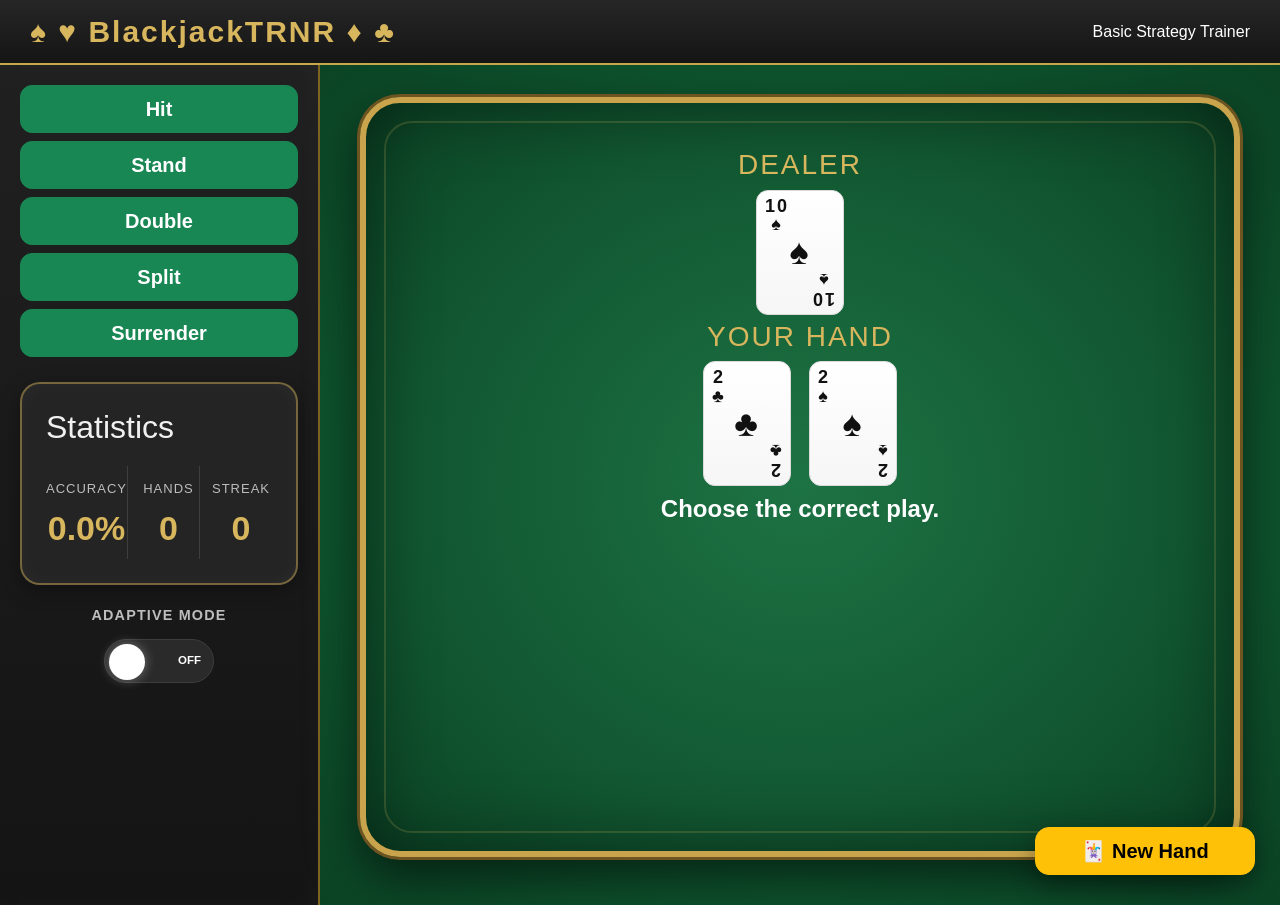
<file: index.html>
<!DOCTYPE html>
<html lang="en">

<head>

    <!-- ======================================== -->
    <!-- META -->
    <!-- ======================================== -->

    <meta charset="UTF-8">

    <meta
        name="viewport"
        content="width=device-width, initial-scale=1.0">

    <title>

        BlackjackTRNR

    </title>

    <!-- ======================================== -->
    <!-- STYLES -->
    <!-- ======================================== -->

    <link
        href="https://cdn.jsdelivr.net/npm/bootstrap@5.3.7/dist/css/bootstrap.min.css"
        rel="stylesheet">

    <link
        rel="stylesheet"
        href="css/style.css?v=7">

</head>

<body class="trainerPage">

<!-- ======================================== -->
<!-- HEADER -->
<!-- ======================================== -->

<header id="topBar">

    <div class="logo">

        ♠ ♥ BlackjackTRNR ♦ ♣

    </div>

    <div class="subtitle">

        Basic Strategy Trainer

    </div>

</header>

<!-- ======================================== -->
<!-- APP -->
<!-- ======================================== -->

<div id="app">

    <!-- ======================================== -->
    <!-- SIDEBAR -->
    <!-- ======================================== -->

    <aside id="sidebar">

        <!-- ========================= -->
        <!-- ACTION BUTTONS -->
        <!-- ========================= -->

        <div class="buttonGroup">

            <button
                id="hit"
                class="btn btn-success btn-lg">

                Hit

            </button>

            <button
                id="stand"
                class="btn btn-success btn-lg">

                Stand

            </button>

            <button
                id="double"
                class="btn btn-success btn-lg">

                Double

            </button>

            <button
                id="split"
                class="btn btn-success btn-lg">

                Split

            </button>

            <button
                id="surrender"
                class="btn btn-success btn-lg">

                Surrender

            </button>

        </div>

        <!-- ========================= -->
        <!-- QUICK STATS -->
        <!-- ========================= -->

        <div
            class="stats"
            id="quickStats">

            <h4>

                Statistics

            </h4>

            <div class="quickStatsRow">

                <div>

                    <small>

                        Accuracy

                    </small>

                    <h3 id="accuracy">

                        0.0%

                    </h3>

                </div>

                <div>

                    <small>

                        Hands

                    </small>

                    <h3 id="handsPlayed">

                        0

                    </h3>

                </div>

                <div>

                    <small>

                        Streak

                    </small>

                    <h3 id="streak">

                        0

                    </h3>

                </div>

            </div>

        </div>

        <!-- ========================= -->
        <!-- TRAINING MODE -->
        <!-- ========================= -->

        <section class="trainerModeSection">

    <div class="trainerModeTitle">

        Adaptive Mode

    </div>

    <label class="trainerSwitch">

        <input
            type="checkbox"
            id="adaptiveToggle">

        <span class="trainerSlider">

            <span class="trainerLabelOff">

                ON

            </span>

            <span class="trainerLabelOn">

                OFF

            </span>

        </span>

    </label>

</section>

        <!-- ========================= -->
        <!-- NEXT HAND -->
        <!-- ========================= -->

        <button
            id="nextHand"
            class="btn btn-warning btn-lg">

            🃏 New Hand

        </button>

    </aside>

    <!-- ======================================== -->
    <!-- TABLE -->
    <!-- ======================================== -->

    <main id="tableArea">

        <div class="table">

            <!-- ========================= -->
            <!-- DEALER -->
            <!-- ========================= -->

            <div class="section">

                <h3>

                    Dealer

                </h3>

                <div
                    id="dealerCards"
                    class="cardRow">

                </div>

            </div>

            <!-- ========================= -->
            <!-- PLAYER -->
            <!-- ========================= -->

            <div class="section">

                <h3>

                    Your Hand

                </h3>

                <div
                    id="playerCards"
                    class="cardRow">

                </div>

            </div>

            <!-- ========================= -->
            <!-- FEEDBACK -->
            <!-- ========================= -->

            <div id="feedback">

                Choose the correct play.

            </div>

        </div>

    </main>

</div>

<!-- ======================================== -->
<!-- SCRIPTS -->
<!-- ======================================== -->

<script src="js/hands.js"></script>
<script src="js/strategy.js"></script>
<script src="js/stats.js"></script>
<script src="js/scenarios.js"></script>
<script src="js/adaptiveTrainer.js"></script>
<script src="js/script.js"></script>

</body>

</html>
</file>
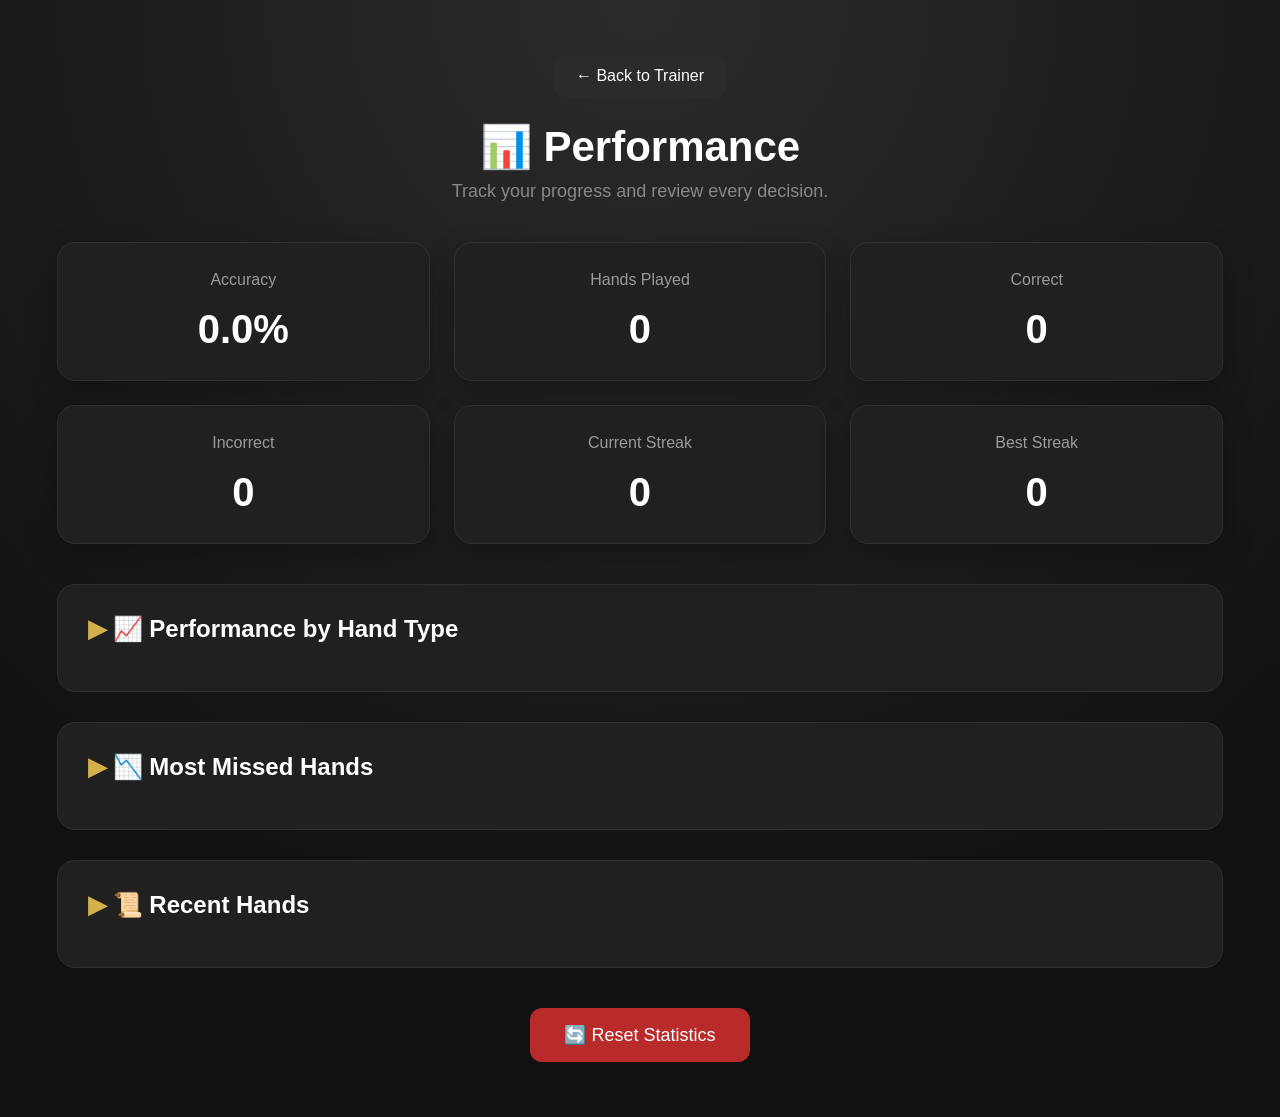
<file: stats.html>
<!DOCTYPE html>
<html lang="en">

<head>

    <meta charset="UTF-8">

    <meta name="viewport" content="width=device-width, initial-scale=1.0">

    <title>BlackjackTRNR - Performance</title>

    <link rel="stylesheet" href="css/style.css">

</head>

<body class="performanceBody">

<div class="performancePage">

    <header class="performanceHeader">

        <a href="index.html" class="backButton">

            ← Back to Trainer

        </a>

        <h1>

            📊 Performance

        </h1>

        <p>

            Track your progress and review every decision.

        </p>

    </header>

    <!-- ======================================== -->
    <!-- SUMMARY CARDS -->
    <!-- ======================================== -->

    <section class="summaryGrid">

        <div class="summaryCard">

            <span class="cardTitle">

                Accuracy

            </span>

            <span
                id="accuracy"
                class="cardValue">

                0%

            </span>

        </div>

        <div class="summaryCard">

            <span class="cardTitle">

                Hands Played

            </span>

            <span
                id="handsPlayed"
                class="cardValue">

                0

            </span>

        </div>

        <div class="summaryCard">

            <span class="cardTitle">

                Correct

            </span>

            <span
                id="correct"
                class="cardValue">

                0

            </span>

        </div>

        <div class="summaryCard">

            <span class="cardTitle">

                Incorrect

            </span>

            <span
                id="incorrect"
                class="cardValue">

                0

            </span>

        </div>

        <div class="summaryCard">

            <span class="cardTitle">

                Current Streak

            </span>

            <span
                id="currentStreak"
                class="cardValue">

                0

            </span>

        </div>

        <div class="summaryCard">

            <span class="cardTitle">

                Best Streak

            </span>

            <span
                id="bestStreak"
                class="cardValue">

                0

            </span>

        </div>

    </section>

   <!-- ======================================== -->
<!-- PERFORMANCE -->
<!-- ======================================== -->

<section class="performanceSection">

    <details>

        <summary>

            📈 Performance by Hand Type

        </summary>

        <!-- ========================= -->
        <!-- Hand Type Cards -->
        <!-- ========================= -->

        <div class="summaryGrid">

            <div class="summaryCard handTypeCard active" data-type="hard">

                <span class="cardTitle">

                    Hard Hands

                </span>

                <span
                    id="hardAccuracy"
                    class="cardValue">

                    0%

                </span>

            </div>

            <div class="summaryCard handTypeCard" data-type="soft">

                <span class="cardTitle">

                    Soft Hands

                </span>

                <span
                    id="softAccuracy"
                    class="cardValue">

                    0%

                </span>

            </div>

            <div class="summaryCard handTypeCard" data-type="pair">

                <span class="cardTitle">

                    Pairs

                </span>

                <span
                    id="pairAccuracy"
                    class="cardValue">

                    0%

                </span>

            </div>

        </div>

        <!-- ========================= -->
        <!-- Heat Map Viewer -->
        <!-- ========================= -->

        <div
    id="heatMapViewer"
    class="heatMapViewer">

    <div class="heatMapPlaceholder">

        Select Hard Hands, Soft Hands, or Pairs above to view your strategy heat map.

    </div>

</div>

    </details>

</section>

<section class="performanceSection">

    <details>

        <summary>

            📉 Most Missed Hands

        </summary>

        <div id="mostMissedHands">

        </div>

    </details>

</section>

    <!-- ======================================== -->
    <!-- HISTORY -->
    <!-- ======================================== -->

<section class="historySection">

    <details>

        <summary>

            📜 Recent Hands

        </summary>

        <div id="history">

            <!-- Generated by JavaScript -->

        </div>

    </details>

    </section>

    <!-- ======================================== -->
    <!-- FOOTER -->
    <!-- ======================================== -->

    <footer class="performanceFooter">

        <button id="resetStats">

            🔄 Reset Statistics

        </button>

    </footer>

</div>

<div
    id="heatMapPopup"
    class="heatMapPopup">
</div>

<script src="js/strategy.js"></script>
<script src="js/stats.js"></script>
<script src="js/statsPage.js"></script>

</body>

</html>
</file>
<file: css/style.css>
/* ==================================================
   BLACKJACKTRNR
   Main Stylesheet
================================================== */

/* ==================================================
   RESET
================================================== */

*{

    margin:0;

    padding:0;

    box-sizing:border-box;

}

/* ==================================================
   GLOBAL
================================================== */

body{

    background:

        radial-gradient(

            circle at top,

            #2b2b2b 0%,

            #111 75%

        );

    color:white;

    font-family:Arial, Helvetica, sans-serif;

    overflow:hidden;

}

/* ==================================================
   PERFORMANCE PAGE BODY
================================================== */

.performanceBody{

    overflow-y:auto;

    overflow-x:hidden;

    min-height:100vh;

}

/* ==================================================
   APPLICATION LAYOUT
================================================== */

/* ---------- Top Bar ---------- */

#topBar{

    height:65px;

    background:

        linear-gradient(

            to bottom,

            #262626,

            #151515

        );

    border-bottom:2px solid #c7a84d;

    display:flex;

    justify-content:space-between;

    align-items:center;

    padding:0 30px;

    box-shadow:

        0 4px 15px rgba(0,0,0,.5);

}

.logo{

    font-size:30px;

    font-weight:bold;

    color:#d7b65d;

    letter-spacing:2px;

}

/* ---------- Main Layout ---------- */

#app{

    display:flex;

    height:calc(100vh - 60px);

}

#sidebar{

    width:320px;

    background:

        linear-gradient(

            to bottom,

            #202020,

            #141414

        );

    border-right:2px solid #7f6522;

    padding:20px;

    display:flex;

    flex-direction:column;

    overflow-y:auto;

    box-shadow:

        inset -10px 0 20px rgba(255,255,255,.02);

}

#tableArea{

    flex:1;

    display:flex;

    justify-content:center;

    align-items:center;

    padding:40px;

    background:

        radial-gradient(

            ellipse at center,

            #146d3c 0%,

            #0f5a31 55%,

            #0b4425 100%

        );

}

/* ==================================================
   TRAINER TABLE
================================================== */

.table{

    width:100%;

    max-width:1200px;

    height:100%;

    padding:45px;

    border-radius:40px;

    border:6px solid #c9a44c;

    background:

        radial-gradient(

            circle at center,

            rgba(255,255,255,.04),

            rgba(0,0,0,.08)

        );

    position:relative;

    overflow:hidden;

    box-shadow:

        inset 0 0 70px rgba(0,0,0,.45),

        0 0 0 3px #6d5420,

        0 20px 50px rgba(0,0,0,.6);

}

.table::before{

    content:"";

    position:absolute;

    inset:18px;

    border:2px solid rgba(215,182,93,.18);

    border-radius:28px;

    pointer-events:none;

}

.section{

    text-align:center;

    color:#d7b65d;

    letter-spacing:2px;

    text-transform:uppercase;

}

.cardRow{

    display:flex;

    justify-content:center;

    gap:18px;

    min-height:130px;

}

/* ==================================================
   PLAYING CARDS
================================================== */

.playingCard{

    width:88px;

    height:125px;

    background:

        linear-gradient(

            to bottom,

            white,

            #f6f6f6

        );

    border-radius:12px;

    border:1px solid #dadada;

    position:relative;

    box-shadow:

        0 10px 25px rgba(0,0,0,.4);

    transition:.2s;

}

.playingCard:hover{

    transform:translateY(-6px);

}

.cornerTop{

    position:absolute;

    top:6px;

    left:8px;

    font-size:18px;

    font-weight:bold;

    line-height:1.05;

}

.cornerBottom{

    position:absolute;

    right:8px;

    bottom:6px;

    transform:rotate(180deg);

    font-size:18px;

    font-weight:bold;

    line-height:1.05;

}

.centerSuit{

    position:absolute;

    left:50%;

    top:50%;

    transform:translate(-50%,-50%);

    font-size:36px;

}

.playingCard.red,
.playingCard.red *{

    color:#c1121f !important;

}

.playingCard.black,
.playingCard.black *{

    color:#111 !important;

}

/* ==================================================
   FEEDBACK
================================================== */

#feedback{

    text-align:center;

    font-size:24px;

    font-weight:bold;

}

/* ==================================================
   TRAINER BUTTONS
================================================== */

.buttonGroup{

    display:flex;

    flex-direction:column;

    gap:8px;

}

.btn{

    font-weight:600;

    border-radius:12px;

}

/* ==================================================
   QUICK STATISTICS
================================================== */

.stats{

    margin-top:25px;

    padding:24px;

    border-radius:20px;

    background:#242424;

    border:2px solid rgba(215,182,93,.45);

    box-shadow:

        inset 0 0 20px rgba(255,255,255,.03),

        0 6px 20px rgba(0,0,0,.35);

}

.stats h4{

    margin-bottom:18px;

    color:#f0f0f0;

    font-size:32px;

}

.stats p{

    margin:12px 0;

    font-size:20px;

}

.quickStatsRow{

    display:grid;

    grid-template-columns:repeat(3,1fr);

    gap:10px;

    margin-top:20px;

    text-align:center;

}

.quickStatsRow > div{

    padding:10px 0;

    border-right:1px solid rgba(255,255,255,.12);

}

.quickStatsRow > div:last-child{

    border-right:none;

}

.quickStatsRow h3{

    margin-top:8px;

    margin-bottom:0;

    color:#d7b65d;

    font-size:34px;

    font-weight:bold;

}

.quickStatsRow small{

    color:#bdbdbd;

    font-size:13px;

    letter-spacing:1px;

    text-transform:uppercase;

}

/* ==================================================
   NEXT HAND BUTTON
================================================== */

#nextHand{

    position:fixed;

    right:25px;

    bottom:25px;

    width:220px !important;

    z-index:999;

    border-radius:14px;

    box-shadow:0 10px 25px rgba(0,0,0,.35);

    transition:.2s;

}

#nextHand:hover{

    transform:translateY(-2px);

}

@media (max-width:900px){

    #nextHand{

        width:180px !important;

        right:15px;

        bottom:15px;

    }

}

/*
==========================================
Adaptive Toggle
==========================================
*/

.trainerModeSection{

    display:flex;

    flex-direction:column;

    align-items:center;

    gap:12px;

    margin:20px 0 30px;

}

.trainerModeTitle{

    font-size:.9rem;

    font-weight:600;

    letter-spacing:.08em;

    text-transform:uppercase;

    color:#bdbdbd;

}

.trainerSwitch{

    position:relative;

    display:inline-block;

    width:110px;

    height:44px;

}

.trainerSwitch input{

    display:none;

}

.trainerSlider{

    position:absolute;

    inset:0;

    border-radius:999px;

    background:#2a2a2a;

    border:1px solid #3d3d3d;

    cursor:pointer;

    transition:.25s;

}

.trainerSlider::before{

    content:"";

    position:absolute;

    left:4px;

    top:4px;

    width:36px;

    height:36px;

    border-radius:50%;

    background:white;

    transition:.25s;

    box-shadow:

        0 0 12px rgba(255,255,255,.35);

}

.trainerSwitch input:checked + .trainerSlider{

    background:#2e7d32;

    box-shadow:
        0 0 8px rgba(46,125,50,.45),
        0 0 18px rgba(46,125,50,.25);

}

.trainerSwitch input:checked + .trainerSlider::before{

    transform:translateX(66px);

}

.trainerLabelOff{

    position:absolute;

    left:16px;

    top:50%;

    transform:translateY(-50%);

    font-size:.72rem;

    font-weight:700;

}

.trainerLabelOn{

    position:absolute;

    right:12px;

    top:50%;

    transform:translateY(-50%);

    font-size:.72rem;

    font-weight:700;

}

/* ==================================================
   PERFORMANCE PAGE
================================================== */

/* ---------- Page Layout ---------- */

.performancePage{

    width:min(1400px,95vw);

    margin:30px auto;

    padding:25px;

    min-height:100vh;

    box-sizing:border-box;

}

.performanceHeader{

    text-align:center;

    margin-bottom:40px;

}

.performanceHeader h1{

    font-size:42px;

    margin-bottom:10px;

}

.performanceHeader p{

    color:#888;

    font-size:18px;

}

.backButton{

    display:inline-block;

    margin-bottom:25px;

    padding:12px 22px;

    color:white;

    text-decoration:none;

    background:#2b2b2b;

    border-radius:10px;

    transition:.25s;

}

.backButton:hover{

    background:#3a3a3a;

}

/* ---------- Summary Cards ---------- */

.summaryGrid{

    display:grid;

    grid-template-columns:repeat(3,minmax(240px,1fr));

    gap:24px;

    margin-bottom:40px;

}

.summaryCard{

    background:#202020;

    border:1px solid #303030;

    border-radius:18px;

    padding:28px;

    text-align:center;

    box-shadow:0 12px 30px rgba(0,0,0,.25);

    transition:.25s;

}

.summaryCard:hover{

    transform:translateY(-6px);

    box-shadow:0 18px 45px rgba(0,0,0,.35);

}

.cardTitle{

    display:block;

    margin-bottom:18px;

    font-size:16px;

    color:#9a9a9a;

}

.cardValue{

    display:block;

    font-size:40px;

    font-weight:bold;

    color:white;

}

/* ==========================================
   HEAT MAP
========================================== */

.handTypeCard{

    cursor:pointer;

}

.heatMapContainer{

    display:none;

    margin-top:25px;

    padding:20px;

    border-radius:12px;

    background:#161616;

    border:1px solid #333;

}

.handTypeCard.open .heatMapContainer{

    display:block;

}

.heatMap{

    display:grid;

    grid-template-columns:60px repeat(10,40px);

    gap:8px;

    justify-content:start;

}

.rowLabel,
.dealerLabel{

    display:flex;

    justify-content:center;

    align-items:center;

    font-weight:bold;

    color:#c9a44c;

}

.heatTile{

    width:40px;

    height:40px;

    border-radius:8px;

    border:1px solid #555;

    background:#3a3a3a;

    display:flex;

    justify-content:center;

    align-items:center;

    font-weight:bold;

    font-size:16px;

    color:white;

    user-select:none;

}

/* ==========================================
   Heat Map Performance Colours
========================================== */

.heatNeverPlayed{

    background:#2b2b2b;

    color:#888;

}

.heatPoor{

    background:#8b2e2e;

    color:#fff;

}

.heatAverage{

    background:#b97b18;

    color:#fff;

}

.heatGood{

    background:#4f8b32;

    color:#fff;

}

.heatExcellent{

    background:#1f9d55;

    color:#fff;

}

/* ---------- Sections ---------- */

.performanceSection,
.historySection{

    background:#202020;

    border:1px solid #303030;

    border-radius:18px;

    padding:30px;

    margin-bottom:30px;

}

.performanceSection h2,
.historySection h2{

    margin-top:0;

    margin-bottom:25px;

    font-size:28px;

}

.comingSoon{

    padding:20px 0;

    color:#999;

    font-size:18px;

}

/* ---------- History ---------- */

#history{

    display:flex;

    flex-direction:column;

    gap:18px;

}

#history::-webkit-scrollbar{

    width:8px;

}

#history::-webkit-scrollbar-thumb{

    background:#444;

    border-radius:10px;

}

.historyCard{

    background:#2a2a2a;

    border-left:6px solid #3cb371;

    border-radius:14px;

    padding:20px;

    transition:.2s;

}

.historyCard:hover{

    transform:scale(1.01);

}

.historyCard.incorrect{

    border-left-color:#ff5555;

}

.historyTitle{

    margin-bottom:15px;

    font-size:22px;

    font-weight:bold;

}

.historyAnswer{

    margin-top:10px;

    color:#ddd;

}

.historyCorrect{

    margin-top:8px;

    color:#82ff82;

}

.historyWrong{

    margin-top:8px;

    color:#ff7777;

}

.historyTime{

    margin-top:15px;

    font-size:13px;

    color:#888;

}

/* ---------- Footer ---------- */

.performanceFooter{

    text-align:center;

    margin-top:40px;

}

#resetStats{

    background:#b92b2b;

    color:white;

    border:none;

    border-radius:12px;

    padding:16px 34px;

    font-size:18px;

    cursor:pointer;

    transition:.2s;

}

#resetStats:hover{

    background:#d43636;

    transform:translateY(-2px);

}

/* ---------- Collapsible Sections ---------- */

details{

    width:100%;

}

summary{

    list-style:none;

    cursor:pointer;

    user-select:none;

    margin-bottom:18px;

    font-size:24px;

    font-weight:bold;

}

summary::-webkit-details-marker{

    display:none;

}

summary::before{

    content:"▶ ";

    color:#d4b04a;

    transition:.2s;

}

details[open] summary::before{

    content:"▼ ";

}

/* ==================================================
   RESPONSIVE
================================================== */

@media (max-width:700px){

    /* ---------- Performance ---------- */

    .performancePage{

        width:96%;

        margin:15px auto;

        padding:12px;

    }

    .performanceHeader{

        margin-bottom:25px;

    }

    .performanceHeader h1{

        font-size:32px;

    }

    .performanceHeader p{

        font-size:15px;

    }

    .backButton{

        padding:8px 16px;

        font-size:14px;

    }

    .summaryGrid{

        grid-template-columns:repeat(2,1fr);

        gap:12px;

        margin-bottom:25px;

    }

    .summaryCard{

        padding:12px;

    }

    .cardTitle{

        font-size:13px;

        margin-bottom:10px;

    }

    .cardValue{

        font-size:22px;

    }

    .handTypeGrid{

        grid-template-columns:repeat(3,1fr);

        gap:10px;

    }

    .handTypeGrid .summaryCard{

        padding:14px;

    }

    .handTypeGrid .cardTitle{

        font-size:13px;

        margin-bottom:8px;

    }

    .handTypeGrid .cardValue{

        font-size:22px;

    }

    .performanceSection,
    .historySection{

        padding:18px;

        margin-bottom:20px;

    }

    .performanceSection h2,
    .historySection h2{

        font-size:20px;

        margin-bottom:16px;

    }

    .historyCard{

        padding:15px;

    }

    .historyTitle{

        font-size:16px;

    }

    .historyAnswer{

        font-size:14px;

    }

    .historyTime{

        font-size:12px;

    }

    #resetStats{

        width:100%;

        padding:16px;

        font-size:18px;

    }

    /* ---------- Trainer ---------- */

    body{

        overflow-y:auto;

    }

    #app{

        display:flex;

        flex-direction:column;

        height:auto;

    }

    #tableArea{

        order:1;

        width:100%;

        padding:12px;

    }

    #sidebar{

        order:2;

        width:100%;

        border-right:none;

        border-top:2px solid #c9a44c;

        padding:18px;

    }

    .table{

        width:100%;

        height:auto;

        display:flex;

        flex-direction:column;

        justify-content:flex-start;

        gap:20px;

        padding:20px;

    }

    .section{

        margin:0;

    }

    .cardRow{

        gap:10px;

        min-height:95px;

    }

    .playingCard{

        width:85px;

        height:120px;

    }

    .cornerTop,
    .cornerBottom{

        font-size:14px;

    }

    .centerSuit{

        font-size:26px;

    }

    #feedback{

        font-size:18px;

        margin-top:15px;

    }

    .buttonGroup{

        display:grid;

        grid-template-columns:1fr 1fr;

        gap:14px;

    }

    .buttonGroup button{

        height:72px;

        font-size:22px;

        font-weight:bold;

        border-radius:18px;

    }

    #surrender{

        grid-column:1 / -1;

    }

    .stats{

        padding:25px;

        background:#242424;

        border-radius:22px;

        border:2px solid rgba(212,176,74,.45);

    }

    #nextHand{

        position:static;

        width:100% !important;

        margin-top:20px;

    }

}

/* ==========================================
   Heat Map Popup
========================================== */

.heatMapPopup{

    display:none;

    position:fixed;

    width:270px;

    background:#181818;

    border:1px solid #3b3b3b;

    border-radius:16px;

    padding:20px;

    color:#fff;

    z-index:9999;

    pointer-events:none;

    box-shadow:
        0 0 18px rgba(255,255,255,.10),
        0 12px 35px rgba(0,0,0,.55);

}

.popupType{

    display:inline-block;

    padding:4px 10px;

    border-radius:6px;

    background:#274b2f;

    color:#7adf71;

    font-size:.72rem;

    font-weight:700;

    letter-spacing:1px;

}

.popupTitle{

    margin-top:14px;

    font-size:2rem;

    font-weight:700;

}

.popupDivider{

    height:1px;

    background:#333;

    margin:18px 0;

}

.popupBestLabel{

    color:#aaa;

    text-transform:uppercase;

    font-size:.8rem;

}

.popupBest{

    margin-top:6px;

    color:#6edb66;

    font-size:2.1rem;

    font-weight:700;

}

.popupGrid{

    display:grid;

    grid-template-columns:1fr 1fr;

    gap:18px;

    margin-top:20px;

}

.popupStatLabel{

    color:#999;

    font-size:.75rem;

    text-transform:uppercase;

}

.popupStatValue{

    font-size:1.8rem;

    font-weight:700;

}

.popupSample{

    margin-top:6px;

    font-size:.72rem;

    color:#9b9b9b;

    font-style:italic;

    letter-spacing:.3px;

}

.popupFooter{

    margin-top:18px;

    text-align:right;

    font-size:.72rem;

    color:#9b9b9b;

    font-style:italic;

}

/*
==========================================
Mobile
==========================================
*/

@media (max-width:768px){

    .performancePage{

    padding:16px;

}

.performanceHeader{

    margin-bottom:20px;

}

.performanceHeader h1{

    font-size:2rem;

}

.performanceHeader p{

    font-size:.95rem;

}

.summaryGrid{

    gap:12px;

}

.summaryCard{

    padding:16px;

}

.cardTitle{

    font-size:.8rem;

}

.cardValue{

    font-size:1.6rem;

}

.performanceSection{

    padding:18px;

}

.historySection{

    padding:18px;

}

.heatMapViewer{

    overflow-x:auto;

    overflow-y:hidden;

    -webkit-overflow-scrolling:touch;

}

.heatMap{

    min-width:620px;
}

body{

    background:red !important;

}

}
</file>
